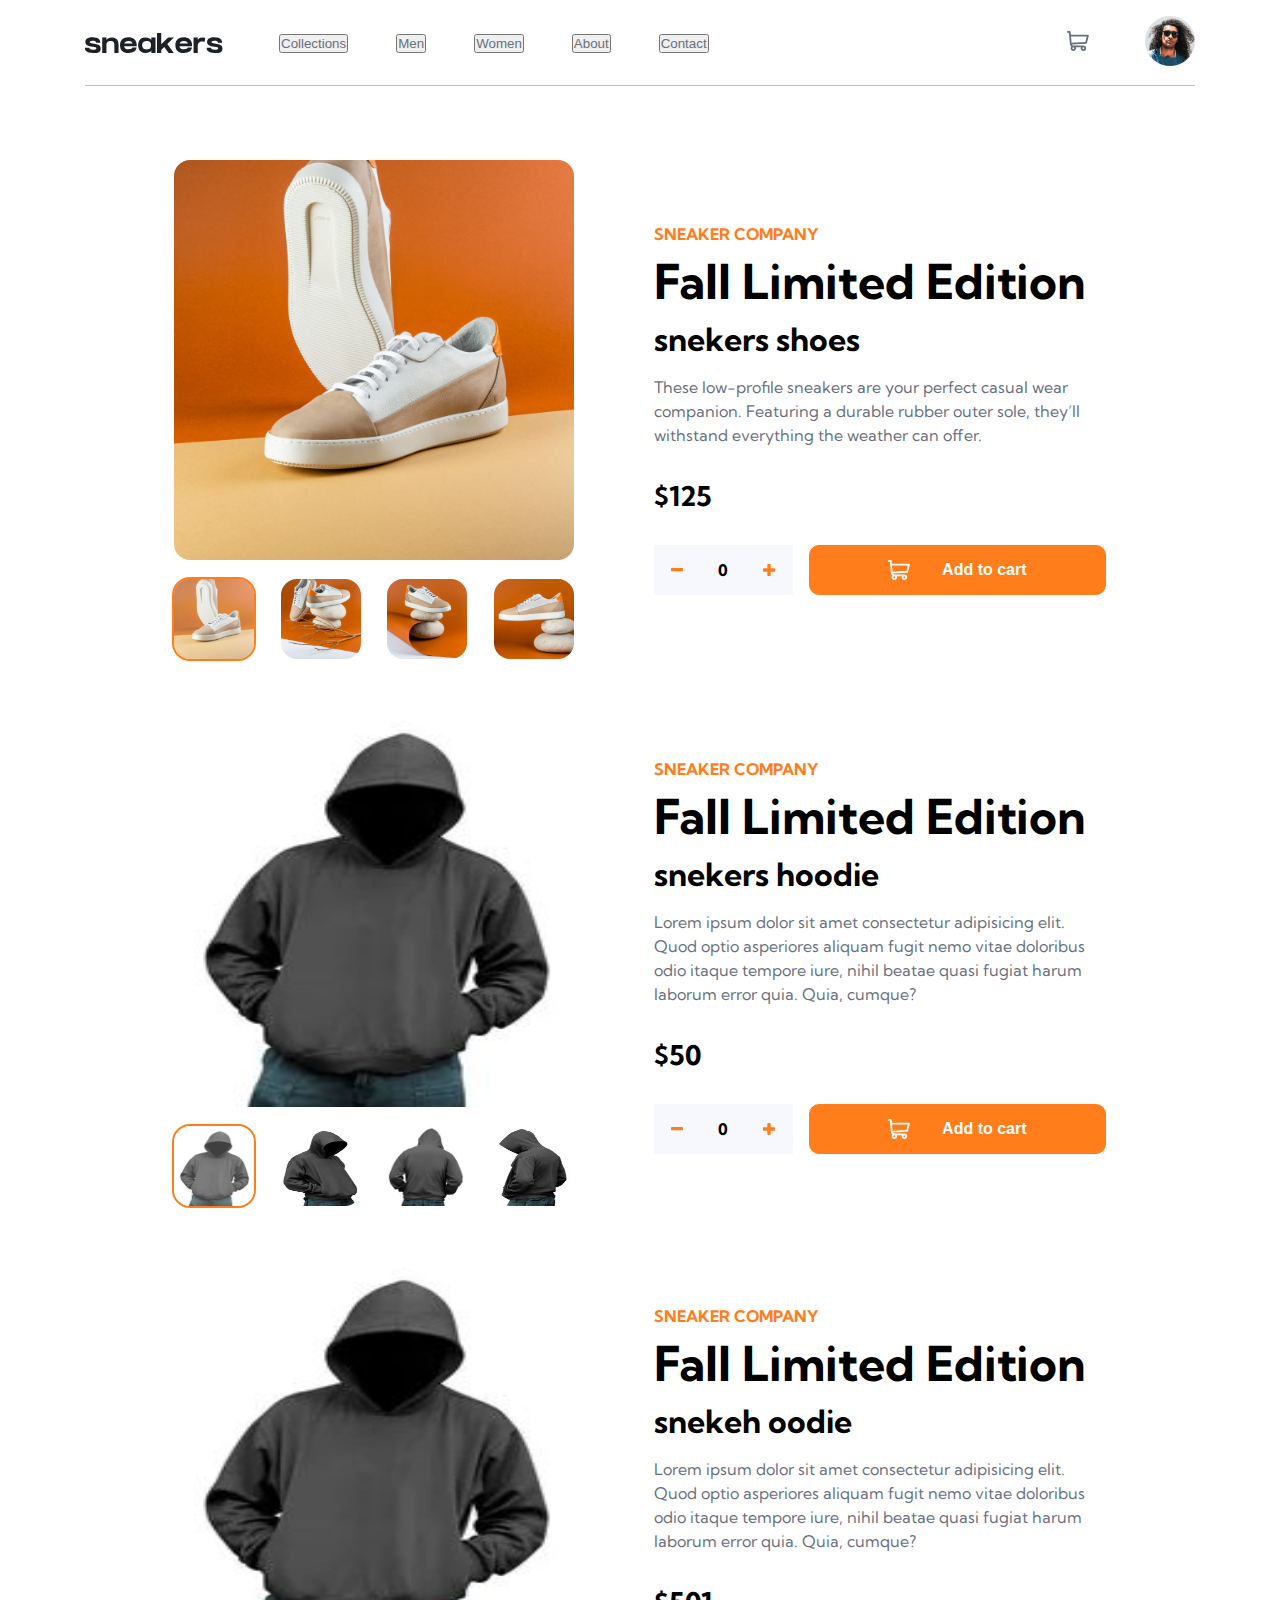
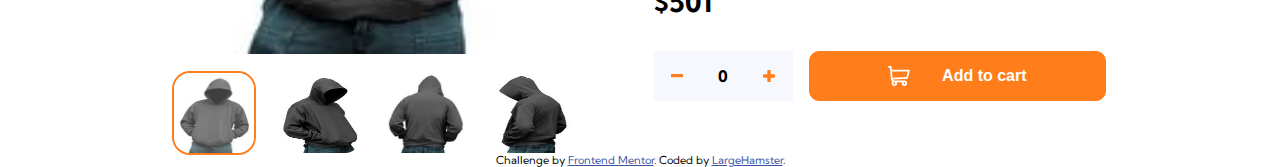
<file: index.html>
<!DOCTYPE html>
<html lang="en">
<head>
  <meta charset="UTF-8">
  <meta name="viewport" content="width=device-width, initial-scale=1.0"> <!-- displays site properly based on user's device -->

  <link rel="icon" type="image/png" sizes="32x32" href="./images/favicon-32x32.png">
  <link rel="preconnect" href="https://fonts.googleapis.com">
  <link rel="preconnect" href="https://fonts.gstatic.com" crossorigin>
  <link href="https://fonts.googleapis.com/css2?family=Kumbh+Sans:wght@400;700&display=swap" rel="stylesheet">
  <title>Frontend Mentor | E-commerce product page</title>

  <link rel="stylesheet" href="style.css">
</head>
<body>

  <header>
        <div class="container">
          <div class="navigation">
            <svg class="open-side-menu" width="16" height="15" xmlns="http://www.w3.org/2000/svg"><path d="M16 12v3H0v-3h16Zm0-6v3H0V6h16Zm0-6v3H0V0h16Z" fill="#69707D" fill-rule="evenodd"/></svg>
            <img class="logo" src="./images/logo.svg" alt="logo sneakers" >
            <div class="main-navigation">
              <ul>
                <li class="nav-button"><a href="#" ><svg width="14" height="15" xmlns="http://www.w3.org/2000/svg"><path d="m11.596.782 2.122 2.122L9.12 7.499l4.597 4.597-2.122 2.122L7 9.62l-4.595 4.597-2.122-2.122L4.878 7.5.282 2.904 2.404.782l4.595 4.596L11.596.782Z" fill="#69707D" fill-rule="evenodd"/></svg></a></li>
                      <li><button class="nav-btn" data-id="collections"><a  href="#">Collections</a></button></li>
                      <li><button class="nav-btn" data-id="men"><a  href="#">Men</a></button></li>
                      <li><button class="nav-btn" data-id="women"><a  href="#">Women</a></button></li>
                      <li><button class="nav-btn" data-id="about"><a  href="#">About</a></button></li>
                      <li><button class="nav-btn" data-id="contact"><a  href="#">Contact</a></button></li>
                </ul>
            </div>
          </div>
          <div class="profil">
            <div class="cart-container">
              <div class="in-cart"></div>
              <img class="cart-img" src="./images/icon-cart.svg" alt="cart img" >
              <div class="shopping-cart">
                <div class="cart-tittle"><span>Cart</span></div>
                <main class="cart-body"><p>Your cart is empty.</p></main>
              </div>
            </div>
            <div>
              <img class="person-img" src="./images/image-avatar.png" alt="person img" >
            </div>
          </div>
        </div>
  </header>
  </div>
  <section class="products-list">
  </section>
  <div class="attribution">
    Challenge by <a href="https://www.frontendmentor.io?ref=challenge" target="_blank">Frontend Mentor</a>.
    Coded by <a href="#">LargeHamster</a>.
  </div>
  <script type="module" src="app.js"></script>
</body>
</html>
</file>
<file: style.css>
*{
	box-sizing: border-box;
	margin: 0;
	padding: 0 ;
}
:root{
	font-family: 'Kumbh Sans', sans-serif;
	font-weight: 400;
	font-size: 16px;
	/* primary */
	--color-orange: hsl(26, 100%, 55%);
	--color-pale-orange: hsl(25, 100%, 94%);

	/* neutral */
	--color-very-blue: hsl(220, 13%, 13%);
	--color-dark-grayish-blue:hsl(219, 9%, 45%);
	--color-grayish-blue:hsl(220, 14%, 75%);
	--color-light-grayish-blue:hsl(223, 64%, 98%);
	--color-white:hsl(0, 0%, 100%);
	--color-black: hsl(0, 0%, 0%);
	--color-black-opacity:rgba(0, 0, 0, 0.74);
}

body{
	display: flex;
	flex-direction: column;
	min-height: 100vh;
	min-width: 100vw;
}

header{
	box-sizing: border-box;
	padding: 0;
	margin: 0;
}
.container{
	align-items: center;
	border-bottom: 1px solid var(--color-grayish-blue);
	display: flex;
	justify-content: space-between;
	max-width: 1110px;
	margin: 0 auto;
}

.navigation{
	display: flex;
}
.main-navigation ul{
	display: flex;
	justify-content: space-around;
}
.main-navigation li{
	position: relative;
	
	text-decoration: none;
	list-style: none;
	margin: 0rem 1.5rem;
	padding: 2rem 0rem;
}
.main-navigation li a{
	text-decoration: none;
	color: var(--color-dark-grayish-blue);
}
.main-navigation li a:hover {
	color: var(--color-black);
}

.main-navigation li a:hover:before{
	content: '';
	position: absolute;
	top: -2px;
	left: 0;
	width: 100%;
	height: 100%;
	border-bottom: 3px solid var(--color-orange);
}
.nav-button{
	display: none;
}
.open-side-menu{
	display: none;
}
.logo{
	object-fit: none;
	margin-right:2rem ;
}
.profil{
	align-items: center;
	display: flex;
	position: relative;
}
.cart-container{

	margin-right: 3rem;
	padding: 0.5rem;
}
.cart-img{
	cursor: pointer;
}
.person-img{
	height: 50px;
	width: 50px;
}
.person-img:hover{
	outline: 2px solid var(--color-orange);
	border-radius: 50px;
	cursor: pointer;
}

.in-cart{
	display: none;
	justify-content: center;
	align-items: center;
	position: absolute;
	border-radius: 50px;
	height: 20px;
	width: 25px;
	background-color: var(--color-orange);
	color: var(--color-white);
	font-size: 0.8rem;
	top: 1px;
	left:20px;

}
.products-list{
	display: flex;
	justify-content: center;
	align-items: center;
	flex-direction: column;
	gap: 3rem;
	margin-top: 10rem;
}
.product{
	align-items: center;
	display: flex;
	margin: auto;
	flex-wrap: wrap;

}
.lightbox{
	display: flex;
	flex-direction: column;
	gap: 1rem;
	padding-right: 2rem ;
}
.img-btn{
	background: none;
	border: none;
}
.product-img{
	border-radius: 1rem;
	height: 400px;
	width: 400px;
	cursor: pointer;

}

.thumbnails {
	display: flex;
	justify-content: space-between;
}

.thumbnail{
	height: 80px;
	list-style: none;
	width: 80px;
	border-radius: 1rem;
}

.thumbnail img {
	border-radius: 1rem;
	height: 100%;
	width: 100%;
}

.thumbnail img:hover {
	opacity: 0.75;
	cursor: pointer;
}

.opacity {
	opacity: 0.75;
}
.active {
	outline: 2px solid var(--color-orange);
	z-index: -1;
}
.description{
	display: flex;
	flex-direction: column;
	padding-left: 3rem;
	width: 500px;
}

.brand {
	color: var(--color-orange);
	font-weight: 700;
	padding-bottom: 1rem;
}
.product-name{
	margin-bottom: 1rem;
	font-size: 2rem;
	font-weight: 700;
}
h1{
	font-size: 3rem;
	line-height: 0.9;
	padding-bottom: 1rem;
}
.description-info{
	color: var(--color-dark-grayish-blue);
	line-height: 1.5;
}
.price{
	align-items: center;
	display: flex;
	margin-top: 2rem;
}
.discount-price{
	font-size: 1.7rem;
	font-weight: 700;
	margin-right: 1rem;
}
.discount{
	border-radius: 0.3rem;
	background-color: var(--color-pale-orange);
	color: var(--color-orange);
	font-weight: 700;
	padding: 0.2rem 0.6rem;
}
.recent-price{
	color: var(--color-dark-grayish-blue);
	font-weight: 700;
	text-decoration: line-through;
	margin-top:0.5rem;
}

.item{
	display: flex;
	gap: 1rem;
	height: 50px;
	margin-top: 2rem;
}
.counter{
	display: flex;
	flex-grow: 2;
	background-color: var(--color-light-grayish-blue);
}
.segment{
	align-items: center;
	display: flex;
	flex-grow: 1;
	text-align: center;
	justify-content: center;
	background-color: var(--color-light-grayish-blue);
	border: none;
	text-decoration: none;
	font-weight: 700;
}
.decrease, .increase{
	color: var(--color-orange);
	font-size: 1.5rem;
}
.decrease:hover, .increase:hover{
	cursor: pointer;
}
.curent{
	margin: auto 0;
}

.item-add{
	flex-grow: 3;
	align-items: center;
	background-color:var(--color-orange);
	border:1px solid var(--color-orange);
	border-radius:10px;
	color:var(--color-white);
	cursor:pointer;
	display: flex;
	font-size: 1rem;
	font-weight:700;
	text-decoration:none;
	justify-content:center ;
}
.cart{
	fill: var(--color-white);
	margin-right: 2rem;
}


.attribution { font-size: 11px; text-align: center; }
.attribution a { color: hsl(228, 45%, 44%); }


header{
	position: fixed;
	top:0;
	left: 0;
	width: 100%;
	background-color: var(--color-white);
}
/* shoping cart */

.shopping-cart{
	display: none;
	position: absolute;
	width: 350px;
	border-radius: 10px;
	box-shadow: -10px 10px 1rem var(--color-grayish-blue);
	top: 60px;
	left: -100px;
	background-color: var(--color-white);
	flex-direction: column;
}
.cart-tittle{
	padding: 1.5rem;
	border-bottom: 1px solid var(--color-grayish-blue);
}
.cart-body{
	min-height: 150px;
	display: flex;
	justify-content: center;
	text-align: center;
	flex-direction: column;
}

/* cart product */

.cart-product{
	display: flex;
	flex-direction: row;
	margin: 1rem 1rem 0 1rem;
	align-items: center;
	
	justify-content: space-between;

}
.thumbnail-cart{
	height: 60px;
	width: 60px;
	border-radius: 5px;
}

.product-cart-info{
	line-height: 1.5rem;
	text-align: center;
}
.delete-img{
	background: none;
	border: none;
}
.delete-img:hover{
	cursor: pointer;
}
.total-cost{
	margin:1rem 0;
	padding:1rem;
	text-align: end;
	border-top: 1px solid var(--color-grayish-blue);
	border-bottom: 1px solid var(--color-grayish-blue);

}
.summary-btn{
	display: flex;
	margin:0 1rem 1rem 1rem;
	height: 3rem;
	
}
.shop-list{
	flex-grow: 1;
	color: var(--color-white);
	background-color: var(--color-orange);
	border: none;
	border-radius: 7px;
	cursor: pointer;
}

/* gallery-box */
.wrapper{
	position: fixed;
	top: 50%;
	left: 50%;
	transform: translate(-50%, -50%);
	background: var(--color-black-opacity);
	width: 100vw;
	height: 100vh;
	display: none;
	justify-content:center ;
	align-items: center;
	padding-right: 2rem ;
	z-index: 1;
}
.gallery-container{
	display: flex;
	gap: 1rem;
	flex-direction: column;
	justify-content: flex-end;
}
.gallery-img{
	border-radius: 1rem;
	height: 500px;
	width: 500px;
}
.gallery-container .gallery-thumbnails{
	display: flex;
	justify-content: center;
	gap: 2rem;

}
.thumbnail{
	background-color: var(--color-white);
}
.visable{
	display: flex;
	;
}

.main-container{
	display: flex;
	justify-content: center ;
	align-items: center;
}
.close-gallery{
	display: flex;
	justify-content: flex-end;
	margin-right: 50px;
}
.close-btn{
	background: none;
	border: none;
	cursor: pointer;
}

.close-icon path{
	fill: var(--color-white);
}
.close-icon:hover path{
	fill:var(--color-orange);
}
.previus-btn, .next-btn{
	position: relative;
	width: 50px;
	height: 50px;
	border-radius: 25px;
	background-color: var(--color-white);
	z-index: 1;
	border: none;
}
.previus-btn{
	left: 25px;
}
.next-btn{
	left: -25px;
}
.previus-btn:hover, .next-btn:hover {
	cursor:pointer;
}
.next-btn:hover .next-icon path, .previus-btn:hover .previus-icon path{
	stroke: var(--color-orange);
}


@media ( max-width: 1024px){
	header{
		z-index: 1;
	}
	.container{
		align-items: center;
	}
	.navigation{
		display: block;
		flex-direction: column;
		align-items: flex-start;
		padding-left: 1rem;
	}
	.profil{
		margin-right: 1rem;
	}

	.logo{
		margin-left: 2rem;
	}
	.main-navigation{
		position: absolute;
		top: 0;
		left: 0;
		min-width: 100%;
		min-height: 100vh;
		background-color: var(--color-black-opacity);
		transform: translateX(100%);
		display:none;
		z-index: 2;
	}
	.visable-menu{
		transform: translateX(0);
		display:flex;
	}
	.main-navigation ul{
		justify-content: flex-start;
		flex-direction: column;
		width: 200px;
		height: 100vh;
		background-color: var(--color-white);
	}
	.main-navigation li{
		margin: 0;
		padding-left: 2rem;
		position: relative;
		width: 200px;
		height: 50px;
		background-color: var(--color-white);
	}
	.main-navigation li:hover{
		cursor: pointer;
	}
	.nav-button{
		display: block;
	}
	.open-side-menu{
		display: inline-block;
		cursor: pointer;
	}
	.products-list{
		margin-top:5rem;
	}
	.product{
		flex-direction: column;
		justify-content: center;
		min-width: 400px;

	}
	.lightbox{
		padding: 0;
	}
	.description{
		width: auto;
		max-width: 400px;
		margin: 0;
		padding: 1.5rem;
	}
	.lightbox{
		display: none;
	}
	.wrapper{
		position: relative;
		top: 0;
		left: 0;
		transform: none;
		background: none;
		width: 100%;
		height: 400px;
		display: flex;
		justify-content:center ;
		align-items: center;
		padding: 0 ;
		margin: 0;
		z-index: 0;
	}
	.gallery-container{
		width: auto;
		display: flex;
		gap: 0;
		flex-direction: column;
		justify-content: flex-end;
	}
	.gallery-img{
		border-radius: 1rem;
		max-width: 400px;
		max-height: 400px;

	}
	.gallery-container .gallery-thumbnails{
		display: none;
	}
	.close-gallery{
		display: none;
	}
	.previus-btn, .next-btn{
		position: absolute;
		width: 50px;
		height: 50px;
		border-radius: 25px;
		background-color: var(--color-white);
		border: 1px solid var(--color-black-opacity);
	}
	.previus-btn{
		left: 5px;
	}
	.next-btn{
		left: 345px
	}
	.previus-btn:hover, .next-btn:hover {
		cursor:pointer;
	}
	.shopping-cart{
		left: -220px;
	}
}
</file>
